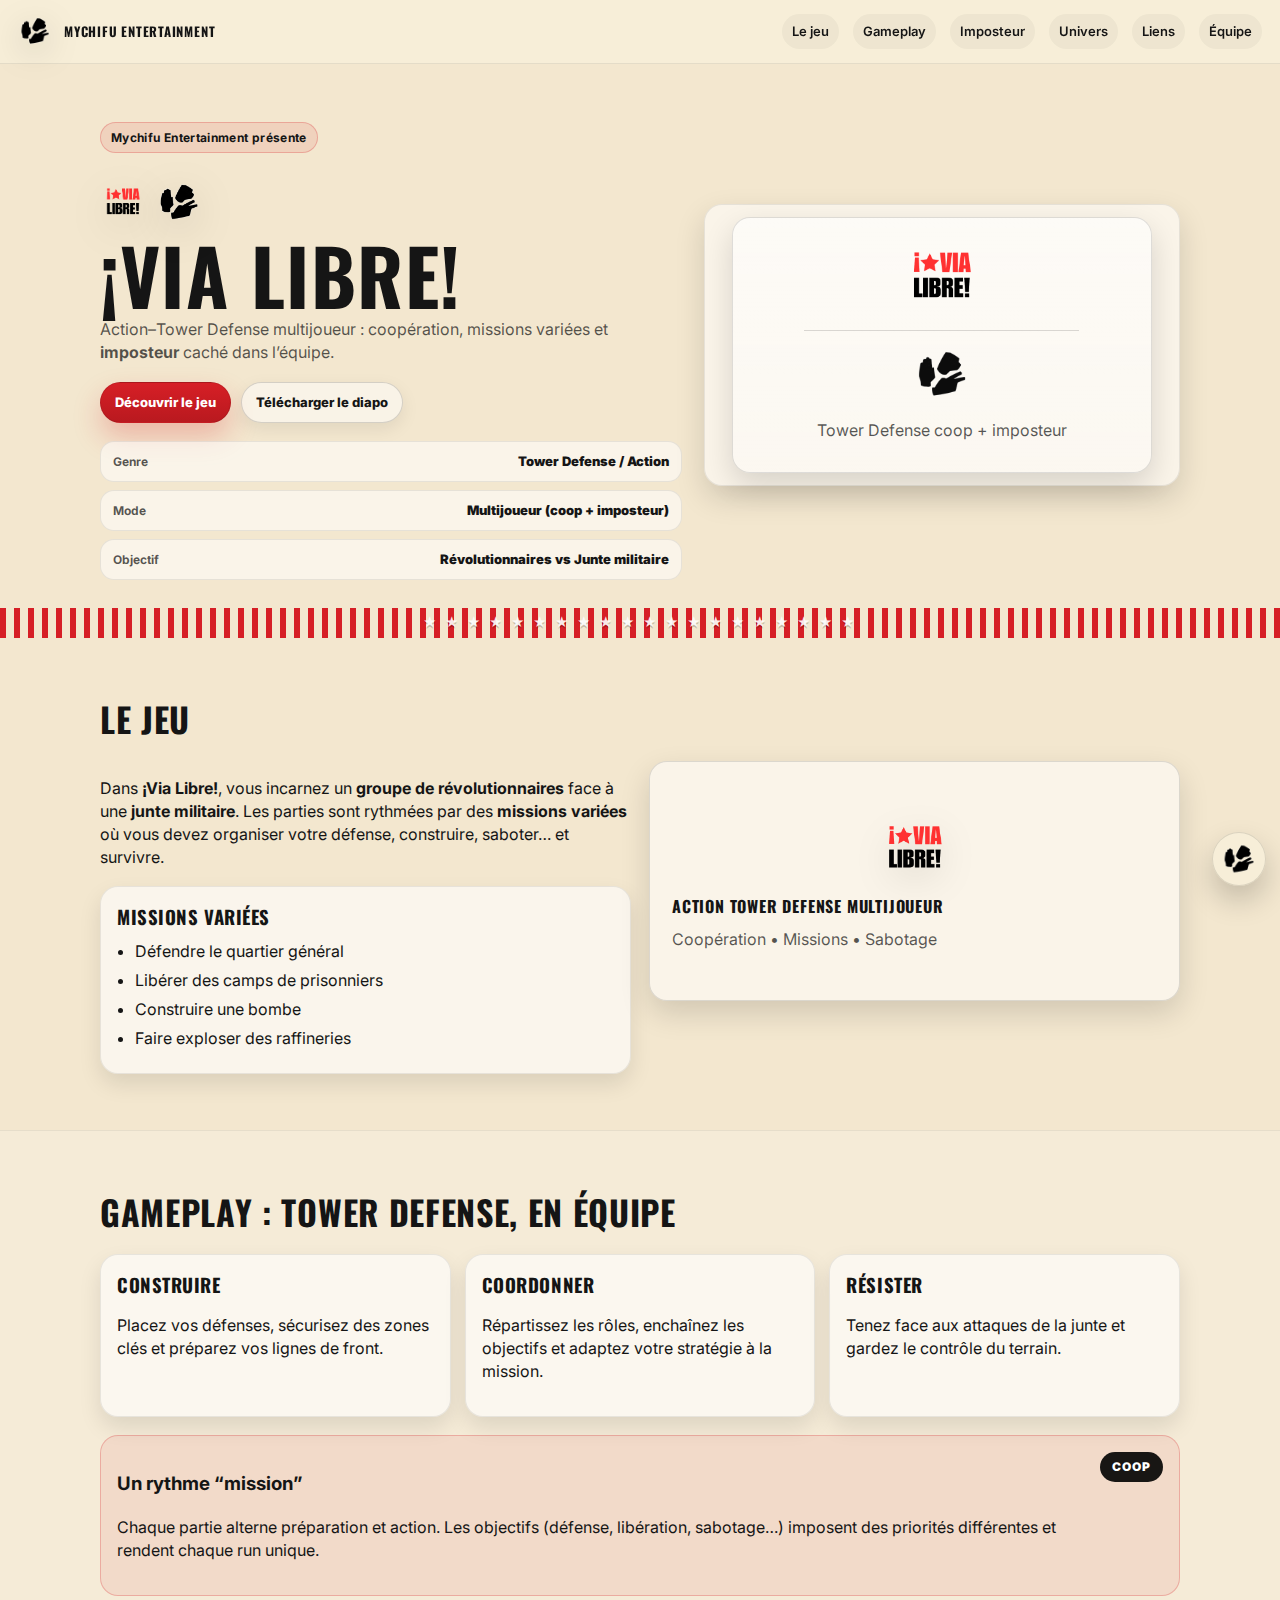
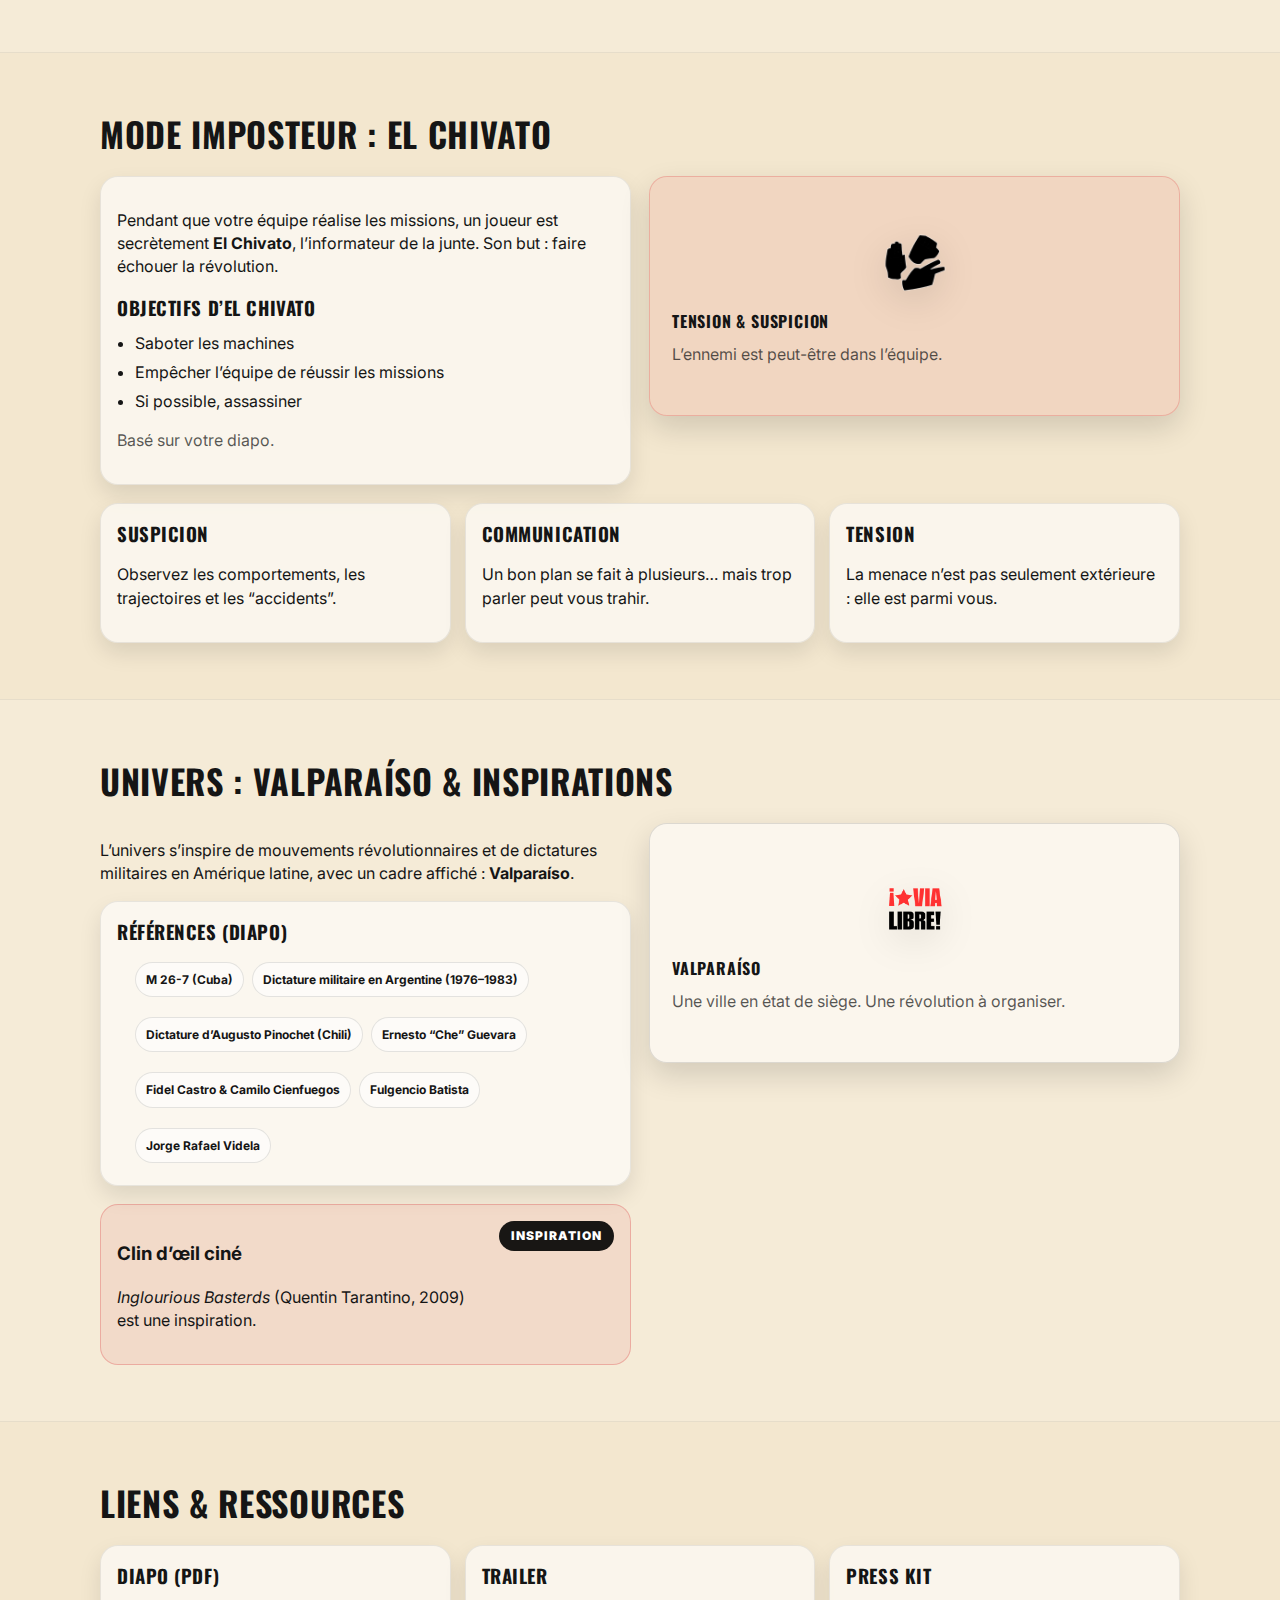
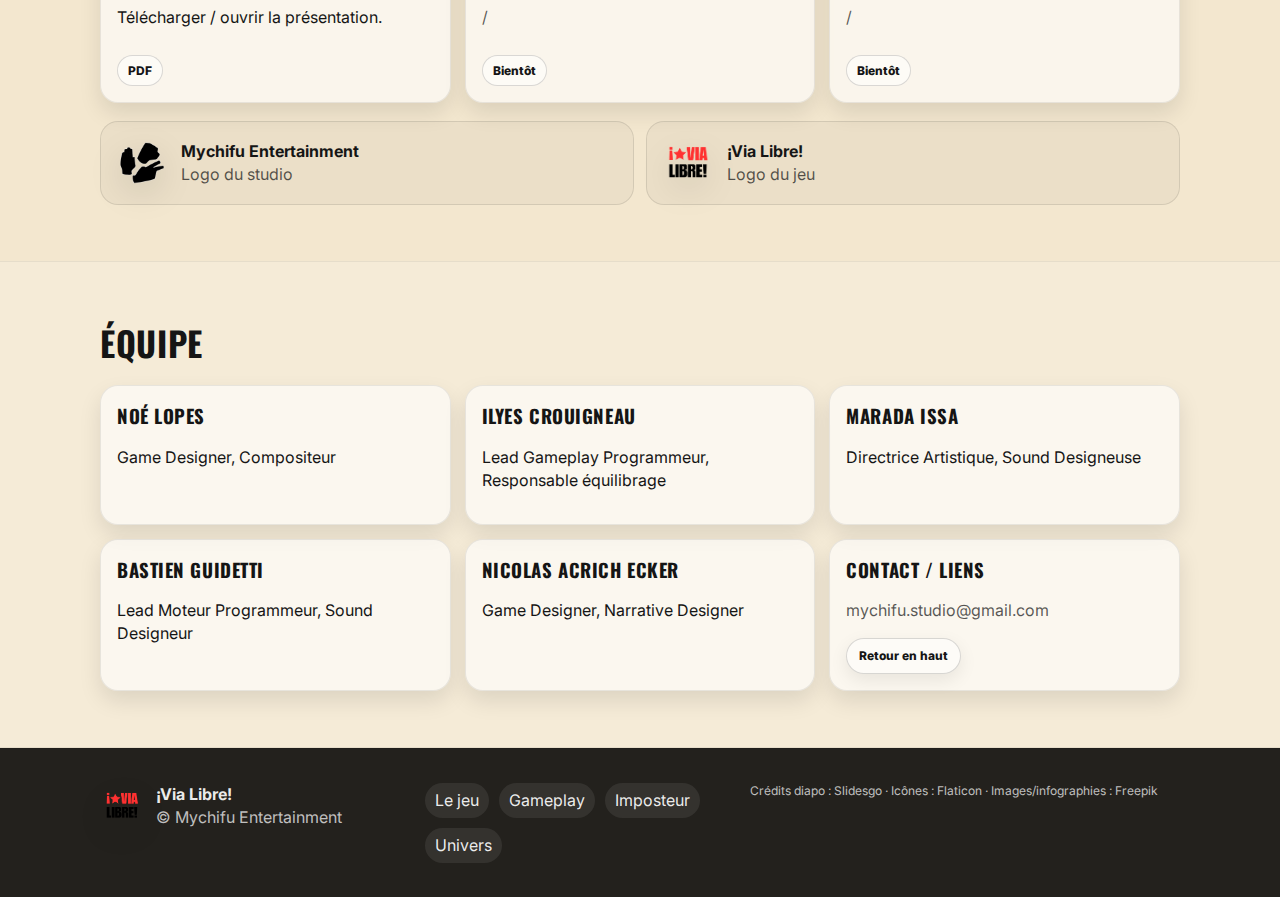
<file: index.html>
<!doctype html>
<html lang="fr">
<head>
  <meta charset="utf-8" />
  <meta name="viewport" content="width=device-width,initial-scale=1" />
  <title>¡Via Libre! — Mychifu Entertainment</title>
  <meta name="description" content="¡Via Libre! — Action Tower Defense multijoueur avec coopération, imposteur et missions variées." />

  <link rel="icon" type="image/png" href="assets/game_logo.png" />

  <link rel="preconnect" href="https://fonts.googleapis.com">
  <link rel="preconnect" href="https://fonts.gstatic.com" crossorigin>
  <link href="https://fonts.googleapis.com/css2?family=Oswald:wght@400;600;700&family=Inter:wght@400;500;600&display=swap" rel="stylesheet">
  <link rel="stylesheet" href="styles.css" />
</head>
<body>
  <header class="topbar">
    <a class="brand" href="#top" aria-label="Retour en haut">
      <img class="brand-logo" src="assets/studio_logo.png" alt="Mychifu Entertainment — logo du studio">
      <span class="brand-name">MYCHIFU ENTERTAINMENT</span>
    </a>

    <button class="nav-toggle" aria-label="Ouvrir le menu" aria-expanded="false">
      <span></span><span></span><span></span>
    </button>

    <nav class="nav" aria-label="Navigation principale">
      <a href="#jeu">Le jeu</a>
      <a href="#gameplay">Gameplay</a>
      <a href="#imposteur">Imposteur</a>
      <a href="#univers">Univers</a>
      <a href="#media">Liens</a>
      <a href="#equipe">Équipe</a>
    </nav>
  </header>

  <main id="top">
    <!-- HERO -->
    <section class="hero">
      <div class="hero-grid">
        <div class="hero-copy">
          <p class="kicker">Mychifu Entertainment présente</p>

          <div class="hero-logos" aria-label="Logos">
            <img src="assets/game_logo.png" alt="Logo du jeu ¡Via Libre!" loading="eager">
            <img src="assets/studio_logo.png" alt="Logo du studio Mychifu Entertainment" loading="eager">
          </div>

          <h1 class="title">¡Via Libre!</h1>
          <p class="subtitle">
            Action–Tower Defense multijoueur : coopération, missions variées et <strong>imposteur</strong>
            caché dans l’équipe.
          </p>

          <div class="cta-row">
            <a class="btn primary" href="#jeu">Découvrir le jeu</a>
            <a class="btn" href="#media">Télécharger le diapo</a>
          </div>

          <ul class="quickfacts" aria-label="Points clés">
            <li><span>Genre</span><strong>Tower Defense / Action</strong></li>
            <li><span>Mode</span><strong>Multijoueur (coop + imposteur)</strong></li>
            <li><span>Objectif</span><strong>Révolutionnaires vs Junte militaire</strong></li>
          </ul>
        </div>

        <aside class="hero-art" aria-label="Badge du jeu">
          <div class="stamp">
            <img class="stamp-game" src="assets/game_logo.png" alt="">
            <div class="stamp-line"></div>
            <img class="stamp-studio" src="assets/studio_logo.png" alt="">
            <p class="muted">Tower Defense coop + imposteur</p>
          </div>
        </aside>
      </div>

      <div class="star-band" aria-hidden="true"></div>
    </section>

    <!-- LE JEU -->
    <section id="jeu" class="section">
      <div class="container">
        <h2>Le jeu</h2>
        <div class="two-col">
          <div>
            <p>
              Dans <strong>¡Via Libre!</strong>, vous incarnez un <strong>groupe de révolutionnaires</strong> face à une
              <strong>junte militaire</strong>. Les parties sont rythmées par des <strong>missions variées</strong> où vous devez
              organiser votre défense, construire, saboter… et survivre.
            </p>

            <div class="card">
              <h3>Missions variées</h3>
              <ul>
                <li>Défendre le quartier général</li>
                <li>Libérer des camps de prisonniers</li>
                <li>Construire une bombe</li>
                <li>Faire exploser des raffineries</li>
              </ul>
            </div>
          </div>

          <div class="poster-card">
            <img class="poster-logo" src="assets/game_logo.png" alt="Logo ¡Via Libre!">
            <p class="poster-kicker">Action Tower Defense multijoueur</p>
            <p class="poster-muted">Coopération • Missions • Sabotage</p>
          </div>
        </div>
      </div>
    </section>

    <!-- GAMEPLAY -->
    <section id="gameplay" class="section alt">
      <div class="container">
        <h2>Gameplay : Tower Defense, en équipe</h2>
        <div class="grid-3">
          <div class="card">
            <h3>Construire</h3>
            <p>Placez vos défenses, sécurisez des zones clés et préparez vos lignes de front.</p>
          </div>
          <div class="card">
            <h3>Coordonner</h3>
            <p>Répartissez les rôles, enchaînez les objectifs et adaptez votre stratégie à la mission.</p>
          </div>
          <div class="card">
            <h3>Résister</h3>
            <p>Tenez face aux attaques de la junte et gardez le contrôle du terrain.</p>
          </div>
        </div>

        <div class="callout">
          <div>
            <h3>Un rythme “mission”</h3>
            <p>
              Chaque partie alterne préparation et action. Les objectifs (défense, libération, sabotage…)
              imposent des priorités différentes et rendent chaque run unique.
            </p>
          </div>
          <span class="badge">COOP</span>
        </div>
      </div>
    </section>

    <!-- IMPOSTEUR -->
    <section id="imposteur" class="section">
      <div class="container">
        <h2>Mode imposteur : El Chivato</h2>
        <div class="two-col">
          <div class="card">
            <p>
              Pendant que votre équipe réalise les missions, un joueur est secrètement <strong>El Chivato</strong>,
              l’informateur de la junte. Son but : faire échouer la révolution.
            </p>
            <h3>Objectifs d’El Chivato</h3>
            <ul>
              <li>Saboter les machines</li>
              <li>Empêcher l’équipe de réussir les missions</li>
              <li>Si possible, assassiner</li>
            </ul>
            <p class="muted">Basé sur votre diapo.</p>
          </div>

          <div class="poster-card alt-poster">
            <img class="poster-logo" src="assets/studio_logo.png" alt="Logo studio">
            <p class="poster-kicker">Tension & suspicion</p>
            <p class="poster-muted">L’ennemi est peut-être dans l’équipe.</p>
          </div>
        </div>

        <div class="grid-3" style="margin-top: 18px;">
          <div class="card">
            <h3>Suspicion</h3>
            <p>Observez les comportements, les trajectoires et les “accidents”.</p>
          </div>
          <div class="card">
            <h3>Communication</h3>
            <p>Un bon plan se fait à plusieurs… mais trop parler peut vous trahir.</p>
          </div>
          <div class="card">
            <h3>Tension</h3>
            <p>La menace n’est pas seulement extérieure : elle est parmi vous.</p>
          </div>
        </div>
      </div>
    </section>

    <!-- UNIVERS -->
    <section id="univers" class="section alt">
      <div class="container">
        <h2>Univers : Valparaíso & inspirations</h2>

        <div class="two-col">
          <div>
            <p>
              L’univers s’inspire de mouvements révolutionnaires et de dictatures militaires en Amérique latine,
              avec un cadre affiché : <strong>Valparaíso</strong>.
            </p>

            <div class="card">
              <h3>Références (diapo)</h3>
              <ul class="tags" aria-label="Liste de références">
                <li>M 26-7 (Cuba)</li>
                <li>Dictature militaire en Argentine (1976–1983)</li>
                <li>Dictature d’Augusto Pinochet (Chili)</li>
                <li>Ernesto “Che” Guevara</li>
                <li>Fidel Castro &amp; Camilo Cienfuegos</li>
                <li>Fulgencio Batista</li>
                <li>Jorge Rafael Videla</li>
              </ul>
            </div>

            <div class="callout">
              <div>
                <h3>Clin d’œil ciné</h3>
                <p>
                  <em>Inglourious Basterds</em> (Quentin Tarantino, 2009) est une inspiration.
                </p>
              </div>
              <span class="badge">INSPIRATION</span>
            </div>
          </div>

          <div class="poster-card">
            <img class="poster-logo" src="assets/game_logo.png" alt="Logo ¡Via Libre!">
            <p class="poster-kicker">Valparaíso</p>
            <p class="poster-muted">Une ville en état de siège. Une révolution à organiser.</p>
          </div>
        </div>
      </div>
    </section>

    <!-- LIENS -->
    <section id="media" class="section">
      <div class="container">
        <h2>Liens & ressources</h2>
        <p class="muted"> </p>

        <div class="grid-3">
          <a class="card linkcard" href="assets/via_libre_diapo.pdf" target="_blank" rel="noreferrer">
            <h3>Diapo (PDF)</h3>
            <p>Télécharger / ouvrir la présentation.</p>
            <span class="chip">PDF</span>
          </a>

          <div class="card linkcard">
            <h3>Trailer</h3>
            <p class="muted">/</p>
            <span class="chip">Bientôt</span>
          </div>

          <div class="card linkcard">
            <h3>Press kit</h3>
            <p class="muted">/</p>
            <span class="chip">Bientôt</span>
          </div>
        </div>

        <div class="logo-row" aria-label="Logos">
          <div class="logo-tile">
            <img src="assets/studio_logo.png" alt="Logo Mychifu Entertainment">
            <div>
              <strong>Mychifu Entertainment</strong>
              <div class="muted">Logo du studio</div>
            </div>
          </div>
          <div class="logo-tile">
            <img src="assets/game_logo.png" alt="Logo ¡Via Libre!">
            <div>
              <strong>¡Via Libre!</strong>
              <div class="muted">Logo du jeu</div>
            </div>
          </div>
        </div>
      </div>
    </section>

    <!-- EQUIPE -->
    <section id="equipe" class="section alt">
      <div class="container">
        <h2>Équipe</h2>
        <div class="grid-3">
          <div class="card">
            <h3>Noé Lopes</h3>
            <p>Game Designer, Compositeur</p>
          </div>
          <div class="card">
            <h3>Ilyes Crouigneau</h3>
            <p>Lead Gameplay Programmeur, Responsable équilibrage</p>
          </div>
          <div class="card">
            <h3>Marada Issa</h3>
            <p>Directrice Artistique, Sound Designeuse</p>
          </div>
          <div class="card">
            <h3>Bastien Guidetti</h3>
            <p>Lead Moteur Programmeur, Sound Designeur</p>
          </div>
          <div class="card">
            <h3>Nicolas Acrich Ecker</h3>
            <p>Game Designer, Narrative Designer</p>
          </div>
          <div class="card">
            <h3>Contact / liens</h3>
            <p class="muted"><a href="mailto:mychifu.studio@gmail.com">mychifu.studio@gmail.com</a></p>
            <a class="btn small" href="#top">Retour en haut</a>
          </div>
        </div>
      </div>
    </section>

    <!-- FOOTER -->
    <footer class="footer">
      <div class="container footer-grid">
        <div class="footer-brand">
          <img src="assets/game_logo.png" alt="" aria-hidden="true">
          <div>
            <strong>¡Via Libre!</strong><br/>
            <span class="muted">© Mychifu Entertainment</span>
          </div>
        </div>

        <div class="footer-links">
          <a href="#jeu">Le jeu</a>
          <a href="#gameplay">Gameplay</a>
          <a href="#imposteur">Imposteur</a>
          <a href="#univers">Univers</a>
        </div>

        <div class="fineprint muted">
          <div>Crédits diapo : Slidesgo · Icônes : Flaticon · Images/infographies : Freepik</div>
        </div>
      </div>
    </footer>
  </main>

  <div class="corner-badge" aria-hidden="true">
    <img src="assets/studio_logo.png" alt="">
  </div>

  <script src="script.js"></script>
</body>
</html>
</file>
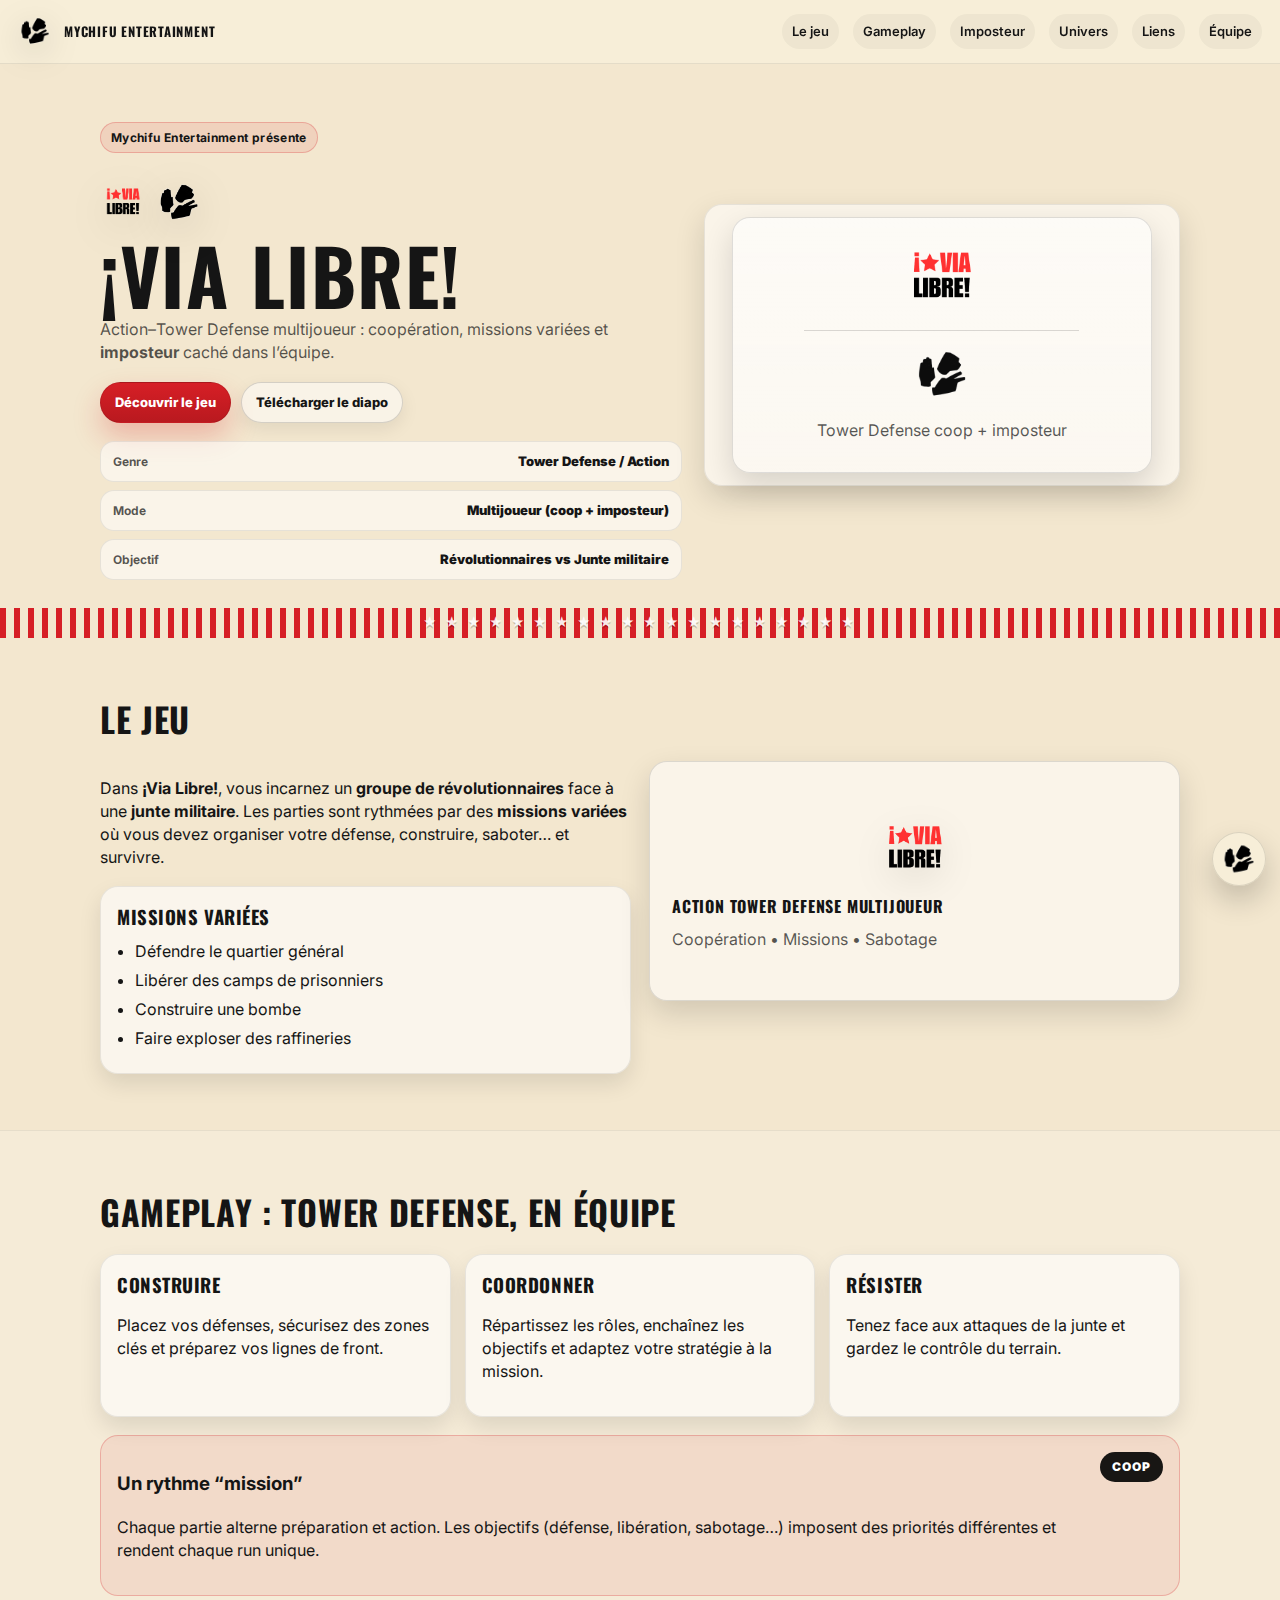
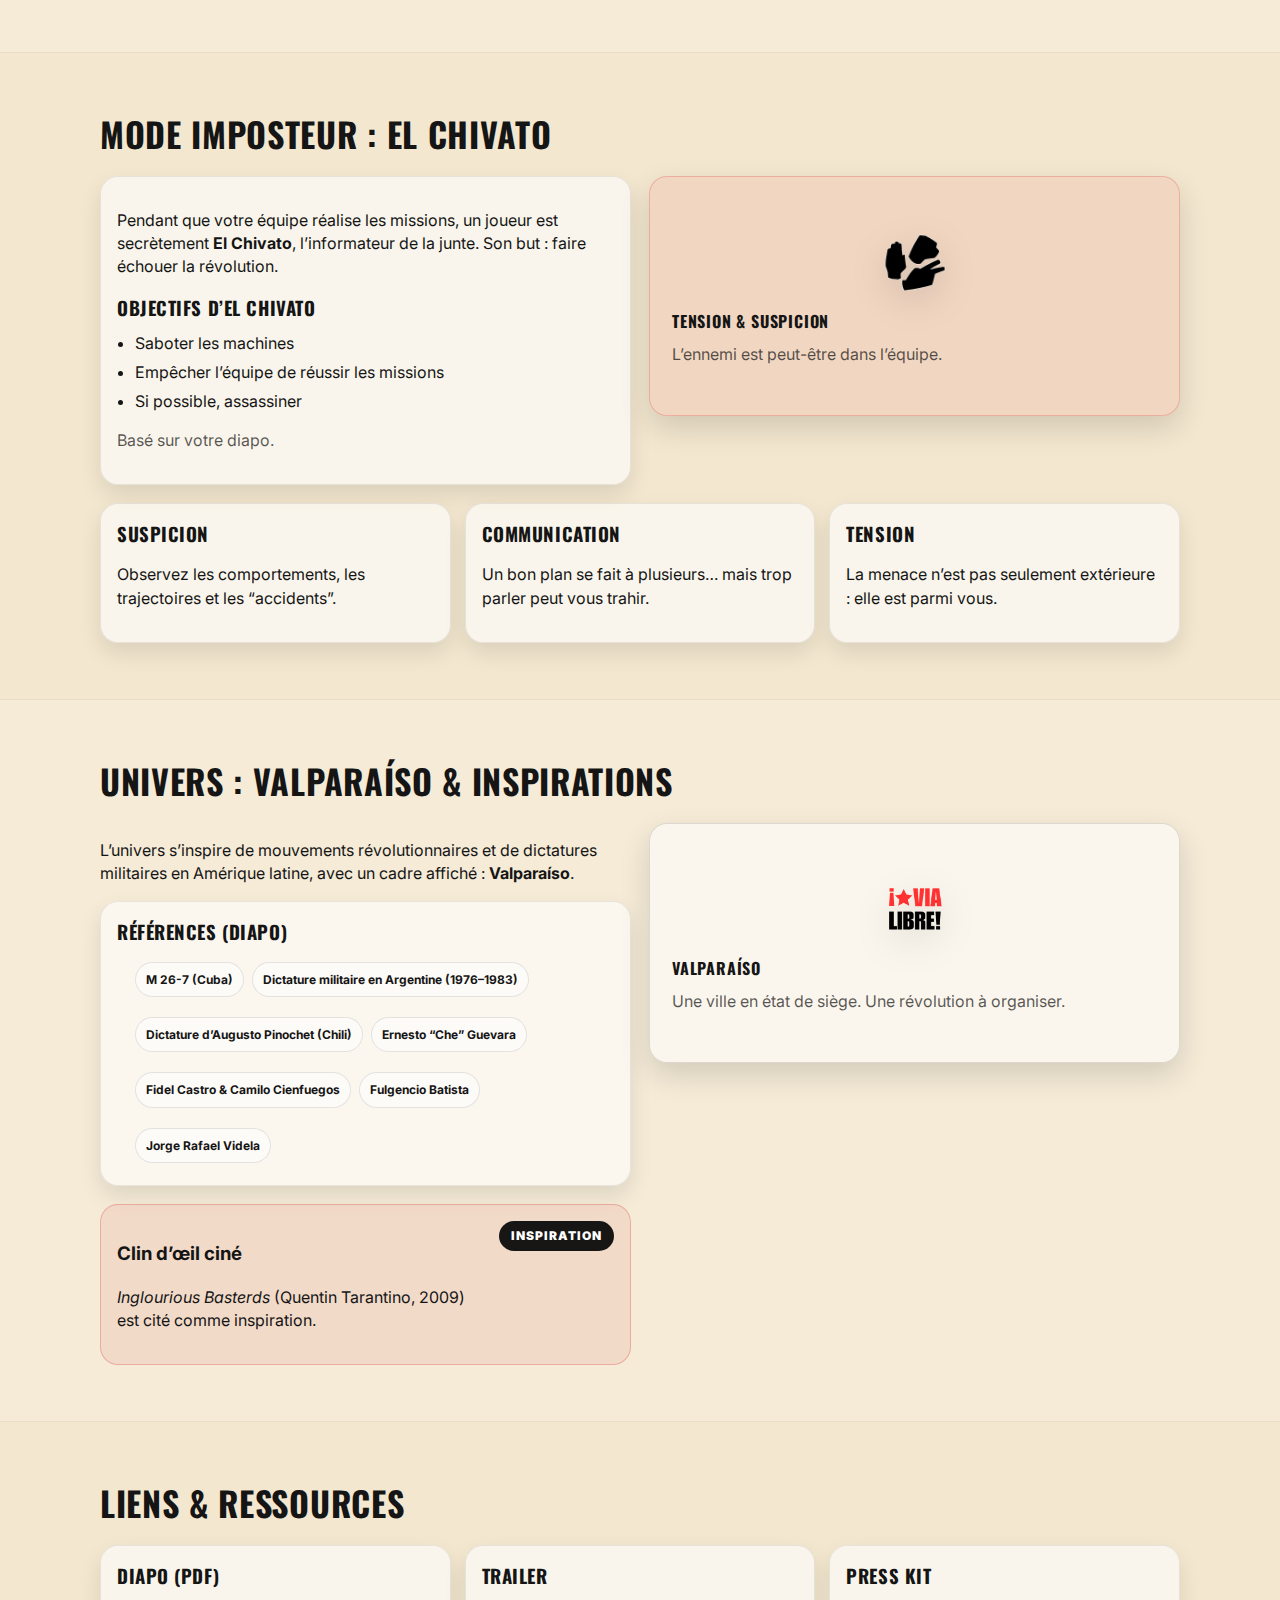
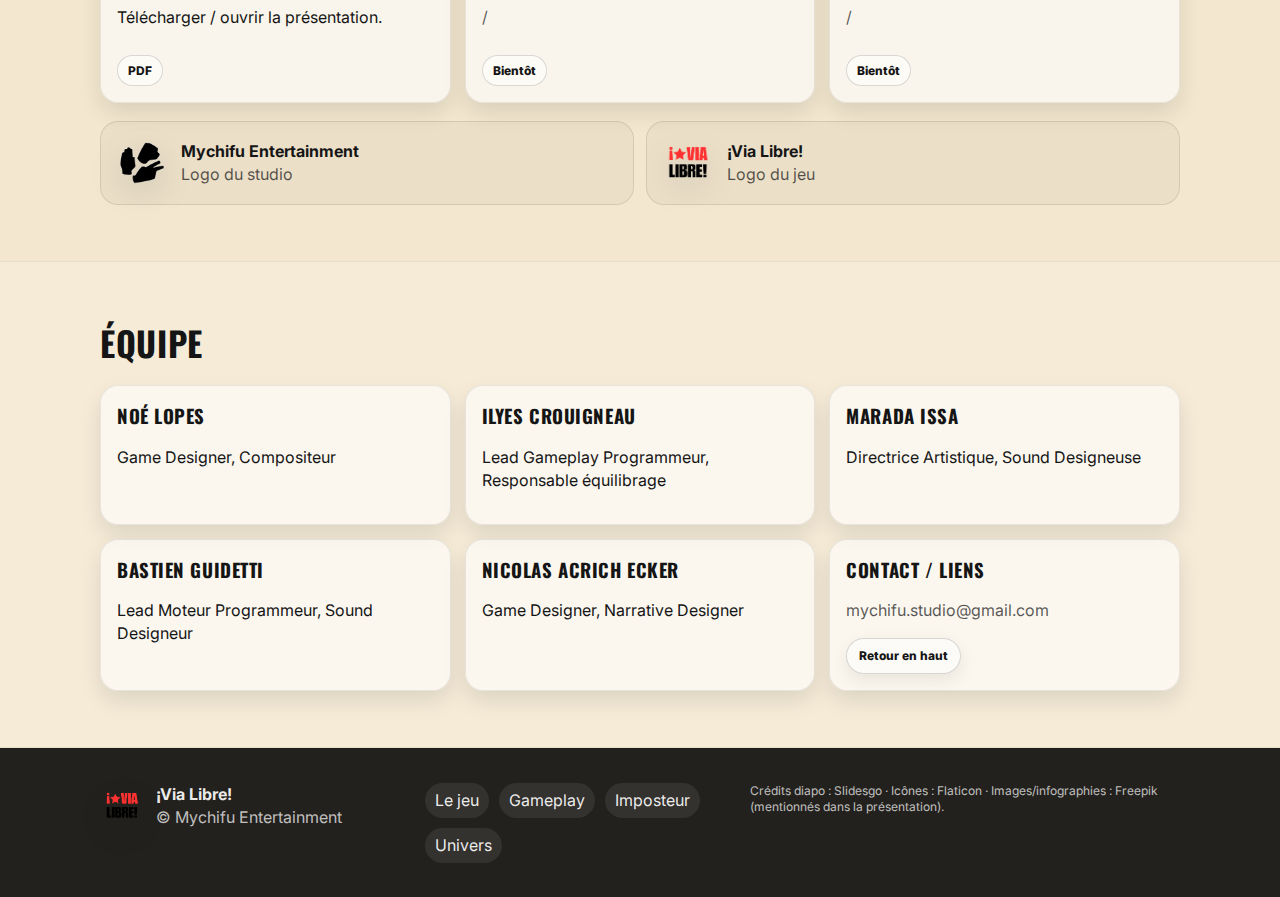
<file: docs/index.html>
<!doctype html>
<html lang="fr">
<head>
  <meta charset="utf-8" />
  <meta name="viewport" content="width=device-width,initial-scale=1" />
  <title>¡Via Libre! — Mychifu Entertainment</title>
  <meta name="description" content="¡Via Libre! — Action Tower Defense multijoueur avec coopération, imposteur et missions variées." />

  <link rel="icon" type="image/png" href="assets/game_logo.png" />

  <link rel="preconnect" href="https://fonts.googleapis.com">
  <link rel="preconnect" href="https://fonts.gstatic.com" crossorigin>
  <link href="https://fonts.googleapis.com/css2?family=Oswald:wght@400;600;700&family=Inter:wght@400;500;600&display=swap" rel="stylesheet">
  <link rel="stylesheet" href="styles.css" />
</head>
<body>
  <header class="topbar">
    <a class="brand" href="#top" aria-label="Retour en haut">
      <img class="brand-logo" src="assets/studio_logo.png" alt="Mychifu Entertainment — logo du studio">
      <span class="brand-name">MYCHIFU ENTERTAINMENT</span>
    </a>

    <button class="nav-toggle" aria-label="Ouvrir le menu" aria-expanded="false">
      <span></span><span></span><span></span>
    </button>

    <nav class="nav" aria-label="Navigation principale">
      <a href="#jeu">Le jeu</a>
      <a href="#gameplay">Gameplay</a>
      <a href="#imposteur">Imposteur</a>
      <a href="#univers">Univers</a>
      <a href="#media">Liens</a>
      <a href="#equipe">Équipe</a>
    </nav>
  </header>

  <main id="top">
    <!-- HERO -->
    <section class="hero">
      <div class="hero-grid">
        <div class="hero-copy">
          <p class="kicker">Mychifu Entertainment présente</p>

          <div class="hero-logos" aria-label="Logos">
            <img src="assets/game_logo.png" alt="Logo du jeu ¡Via Libre!" loading="eager">
            <img src="assets/studio_logo.png" alt="Logo du studio Mychifu Entertainment" loading="eager">
          </div>

          <h1 class="title">¡Via Libre!</h1>
          <p class="subtitle">
            Action–Tower Defense multijoueur : coopération, missions variées et <strong>imposteur</strong>
            caché dans l’équipe.
          </p>

          <div class="cta-row">
            <a class="btn primary" href="#jeu">Découvrir le jeu</a>
            <a class="btn" href="#media">Télécharger le diapo</a>
          </div>

          <ul class="quickfacts" aria-label="Points clés">
            <li><span>Genre</span><strong>Tower Defense / Action</strong></li>
            <li><span>Mode</span><strong>Multijoueur (coop + imposteur)</strong></li>
            <li><span>Objectif</span><strong>Révolutionnaires vs Junte militaire</strong></li>
          </ul>
        </div>

        <aside class="hero-art" aria-label="Badge du jeu">
          <div class="stamp">
            <img class="stamp-game" src="assets/game_logo.png" alt="">
            <div class="stamp-line"></div>
            <img class="stamp-studio" src="assets/studio_logo.png" alt="">
            <p class="muted">Tower Defense coop + imposteur</p>
          </div>
        </aside>
      </div>

      <div class="star-band" aria-hidden="true"></div>
    </section>

    <!-- LE JEU -->
    <section id="jeu" class="section">
      <div class="container">
        <h2>Le jeu</h2>
        <div class="two-col">
          <div>
            <p>
              Dans <strong>¡Via Libre!</strong>, vous incarnez un <strong>groupe de révolutionnaires</strong> face à une
              <strong>junte militaire</strong>. Les parties sont rythmées par des <strong>missions variées</strong> où vous devez
              organiser votre défense, construire, saboter… et survivre.
            </p>

            <div class="card">
              <h3>Missions variées</h3>
              <ul>
                <li>Défendre le quartier général</li>
                <li>Libérer des camps de prisonniers</li>
                <li>Construire une bombe</li>
                <li>Faire exploser des raffineries</li>
              </ul>
            </div>
          </div>

          <div class="poster-card">
            <img class="poster-logo" src="assets/game_logo.png" alt="Logo ¡Via Libre!">
            <p class="poster-kicker">Action Tower Defense multijoueur</p>
            <p class="poster-muted">Coopération • Missions • Sabotage</p>
          </div>
        </div>
      </div>
    </section>

    <!-- GAMEPLAY -->
    <section id="gameplay" class="section alt">
      <div class="container">
        <h2>Gameplay : Tower Defense, en équipe</h2>
        <div class="grid-3">
          <div class="card">
            <h3>Construire</h3>
            <p>Placez vos défenses, sécurisez des zones clés et préparez vos lignes de front.</p>
          </div>
          <div class="card">
            <h3>Coordonner</h3>
            <p>Répartissez les rôles, enchaînez les objectifs et adaptez votre stratégie à la mission.</p>
          </div>
          <div class="card">
            <h3>Résister</h3>
            <p>Tenez face aux attaques de la junte et gardez le contrôle du terrain.</p>
          </div>
        </div>

        <div class="callout">
          <div>
            <h3>Un rythme “mission”</h3>
            <p>
              Chaque partie alterne préparation et action. Les objectifs (défense, libération, sabotage…)
              imposent des priorités différentes et rendent chaque run unique.
            </p>
          </div>
          <span class="badge">COOP</span>
        </div>
      </div>
    </section>

    <!-- IMPOSTEUR -->
    <section id="imposteur" class="section">
      <div class="container">
        <h2>Mode imposteur : El Chivato</h2>
        <div class="two-col">
          <div class="card">
            <p>
              Pendant que votre équipe réalise les missions, un joueur est secrètement <strong>El Chivato</strong>,
              l’informateur de la junte. Son but : faire échouer la révolution.
            </p>
            <h3>Objectifs d’El Chivato</h3>
            <ul>
              <li>Saboter les machines</li>
              <li>Empêcher l’équipe de réussir les missions</li>
              <li>Si possible, assassiner</li>
            </ul>
            <p class="muted">Basé sur votre diapo.</p>
          </div>

          <div class="poster-card alt-poster">
            <img class="poster-logo" src="assets/studio_logo.png" alt="Logo studio">
            <p class="poster-kicker">Tension & suspicion</p>
            <p class="poster-muted">L’ennemi est peut-être dans l’équipe.</p>
          </div>
        </div>

        <div class="grid-3" style="margin-top: 18px;">
          <div class="card">
            <h3>Suspicion</h3>
            <p>Observez les comportements, les trajectoires et les “accidents”.</p>
          </div>
          <div class="card">
            <h3>Communication</h3>
            <p>Un bon plan se fait à plusieurs… mais trop parler peut vous trahir.</p>
          </div>
          <div class="card">
            <h3>Tension</h3>
            <p>La menace n’est pas seulement extérieure : elle est parmi vous.</p>
          </div>
        </div>
      </div>
    </section>

    <!-- UNIVERS -->
    <section id="univers" class="section alt">
      <div class="container">
        <h2>Univers : Valparaíso & inspirations</h2>

        <div class="two-col">
          <div>
            <p>
              L’univers s’inspire de mouvements révolutionnaires et de dictatures militaires en Amérique latine,
              avec un cadre affiché : <strong>Valparaíso</strong>.
            </p>

            <div class="card">
              <h3>Références (diapo)</h3>
              <ul class="tags" aria-label="Liste de références">
                <li>M 26-7 (Cuba)</li>
                <li>Dictature militaire en Argentine (1976–1983)</li>
                <li>Dictature d’Augusto Pinochet (Chili)</li>
                <li>Ernesto “Che” Guevara</li>
                <li>Fidel Castro &amp; Camilo Cienfuegos</li>
                <li>Fulgencio Batista</li>
                <li>Jorge Rafael Videla</li>
              </ul>
            </div>

            <div class="callout">
              <div>
                <h3>Clin d’œil ciné</h3>
                <p>
                  <em>Inglourious Basterds</em> (Quentin Tarantino, 2009) est cité comme inspiration.
                </p>
              </div>
              <span class="badge">INSPIRATION</span>
            </div>
          </div>

          <div class="poster-card">
            <img class="poster-logo" src="assets/game_logo.png" alt="Logo ¡Via Libre!">
            <p class="poster-kicker">Valparaíso</p>
            <p class="poster-muted">Une ville en état de siège. Une révolution à organiser.</p>
          </div>
        </div>
      </div>
    </section>

    <!-- LIENS -->
    <section id="media" class="section">
      <div class="container">
        <h2>Liens & ressources</h2>
        <p class="muted"> </p>

        <div class="grid-3">
          <a class="card linkcard" href="assets/via_libre_diapo.pdf" target="_blank" rel="noreferrer">
            <h3>Diapo (PDF)</h3>
            <p>Télécharger / ouvrir la présentation.</p>
            <span class="chip">PDF</span>
          </a>

          <div class="card linkcard">
            <h3>Trailer</h3>
            <p class="muted">/</p>
            <span class="chip">Bientôt</span>
          </div>

          <div class="card linkcard">
            <h3>Press kit</h3>
            <p class="muted">/</p>
            <span class="chip">Bientôt</span>
          </div>
        </div>

        <div class="logo-row" aria-label="Logos">
          <div class="logo-tile">
            <img src="assets/studio_logo.png" alt="Logo Mychifu Entertainment">
            <div>
              <strong>Mychifu Entertainment</strong>
              <div class="muted">Logo du studio</div>
            </div>
          </div>
          <div class="logo-tile">
            <img src="assets/game_logo.png" alt="Logo ¡Via Libre!">
            <div>
              <strong>¡Via Libre!</strong>
              <div class="muted">Logo du jeu</div>
            </div>
          </div>
        </div>
      </div>
    </section>

    <!-- EQUIPE -->
    <section id="equipe" class="section alt">
      <div class="container">
        <h2>Équipe</h2>
        <div class="grid-3">
          <div class="card">
            <h3>Noé Lopes</h3>
            <p>Game Designer, Compositeur</p>
          </div>
          <div class="card">
            <h3>Ilyes Crouigneau</h3>
            <p>Lead Gameplay Programmeur, Responsable équilibrage</p>
          </div>
          <div class="card">
            <h3>Marada Issa</h3>
            <p>Directrice Artistique, Sound Designeuse</p>
          </div>
          <div class="card">
            <h3>Bastien Guidetti</h3>
            <p>Lead Moteur Programmeur, Sound Designeur</p>
          </div>
          <div class="card">
            <h3>Nicolas Acrich Ecker</h3>
            <p>Game Designer, Narrative Designer</p>
          </div>
          <div class="card">
            <h3>Contact / liens</h3>
            <p class="muted"><a href="mailto:mychifu.studio@gmail.com">mychifu.studio@gmail.com</a></p>
            <a class="btn small" href="#top">Retour en haut</a>
          </div>
        </div>
      </div>
    </section>

    <!-- FOOTER -->
    <footer class="footer">
      <div class="container footer-grid">
        <div class="footer-brand">
          <img src="assets/game_logo.png" alt="" aria-hidden="true">
          <div>
            <strong>¡Via Libre!</strong><br/>
            <span class="muted">© Mychifu Entertainment</span>
          </div>
        </div>

        <div class="footer-links">
          <a href="#jeu">Le jeu</a>
          <a href="#gameplay">Gameplay</a>
          <a href="#imposteur">Imposteur</a>
          <a href="#univers">Univers</a>
        </div>

        <div class="fineprint muted">
          <div>Crédits diapo : Slidesgo · Icônes : Flaticon · Images/infographies : Freepik (mentionnés dans la présentation).</div>
        </div>
      </div>
    </footer>
  </main>

  <div class="corner-badge" aria-hidden="true">
    <img src="assets/studio_logo.png" alt="">
  </div>

  <script src="script.js"></script>
</body>
</html>
</file>
<file: styles.css>
/* ¡Via Libre! — one-page site
   Style: affiche révolutionnaire (rouge / crème / noir), inspiré du diapo.
*/

:root{
  --bg: #f3e7cf;
  --paper: #f7efd9;
  --ink: #151515;
  --muted: rgba(21,21,21,.72);
  --red: #d61f26;
  --red2:#b9191f;
  --shadow: 0 12px 30px rgba(0,0,0,.14);
  --radius: 18px;
  --max: 1080px;
}

*{ box-sizing: border-box; }
html,body{ margin:0; padding:0; background: var(--bg); color: var(--ink); }
body{ font-family: Inter, system-ui, -apple-system, Segoe UI, Roboto, Arial, sans-serif; line-height: 1.45; }

a{ color: inherit; text-decoration: none; }
a:hover{ text-decoration: underline; }

.container{ width: min(var(--max), calc(100% - 40px)); margin: 0 auto; }

.topbar{
  position: sticky; top: 0; z-index: 50;
  display:flex; align-items:center; justify-content: space-between;
  padding: 14px 18px;
  background: rgba(247,239,217,.92);
  backdrop-filter: blur(10px);
  border-bottom: 1px solid rgba(0,0,0,.08);
}

.brand{ display:flex; align-items:center; gap:12px; text-decoration:none; }
.brand-logo{ width:34px; height:34px; object-fit:contain; filter: drop-shadow(0 8px 16px rgba(0,0,0,.18)); }
.brand-mark{
  width: 34px; height: 34px; display:grid; place-items:center;
  border-radius: 999px;
  background: var(--red);
  color: #fff;
  box-shadow: 0 8px 16px rgba(214,31,38,.25);
  font-weight: 800;
}
.brand-name{
  font-family: Oswald, Inter, sans-serif;
  letter-spacing: .06em;
  font-weight: 700;
  font-size: 13px;
}

.nav{ display:flex; gap: 14px; align-items:center; }
.nav a{
  padding: 8px 10px;
  border-radius: 999px;
  font-weight: 600;
  font-size: 13px;
  background: rgba(0,0,0,.04);
}
.nav a:hover{ background: rgba(0,0,0,.07); text-decoration:none; }

.nav-toggle{
  display:none;
  width: 44px; height: 40px;
  border: 1px solid rgba(0,0,0,.10);
  background: rgba(255,255,255,.55);
  border-radius: 12px;
  cursor: pointer;
}
.nav-toggle span{
  display:block; height:2px; width: 18px; margin: 5px auto;
  background: rgba(0,0,0,.8);
}

/* Hero */
.hero{
  position: relative;
  padding: 46px 0 0;
}
.hero-grid{
  width: min(var(--max), calc(100% - 40px));
  margin: 0 auto;
  display:grid;
  grid-template-columns: 1.1fr .9fr;
  gap: 22px;
  align-items: center;
}
.kicker{
  display:inline-block;
  padding: 6px 10px;
  background: rgba(214,31,38,.10);
  border: 1px solid rgba(214,31,38,.25);
  border-radius: 999px;
  font-weight: 700;
  font-size: 12px;
  letter-spacing: .03em;
}
.title{
  font-family: Oswald, Inter, sans-serif;
  font-size: clamp(44px, 6vw, 78px);
  line-height: .92;
  margin: 14px 0 8px;
  text-transform: uppercase;
  letter-spacing: .02em;
}
.subtitle{
  font-size: 16px;
  color: var(--muted);
  max-width: 52ch;
  margin: 0 0 18px;
}
.cta-row{ display:flex; gap: 10px; flex-wrap: wrap; }

.btn{
  display:inline-flex; align-items:center; justify-content:center;
  padding: 10px 14px;
  border-radius: 999px;
  border: 1px solid rgba(0,0,0,.15);
  background: rgba(255,255,255,.50);
  font-weight: 800;
  font-size: 13px;
  text-decoration:none;
  box-shadow: 0 6px 18px rgba(0,0,0,.08);
}
.btn:hover{ transform: translateY(-1px); text-decoration:none; }
.btn:active{ transform: translateY(0); }
.btn.primary{
  background: linear-gradient(180deg, var(--red), var(--red2));
  color: #fff;
  border-color: rgba(0,0,0,.08);
  box-shadow: 0 14px 28px rgba(214,31,38,.25);
}
.btn.small{ padding: 8px 12px; font-size: 12px; }

.quickfacts{
  list-style:none; padding:0; margin: 18px 0 0;
  display:grid; gap: 8px;
}
.quickfacts li{
  display:flex; justify-content: space-between; align-items: center;
  padding: 10px 12px;
  border-radius: 14px;
  background: rgba(255,255,255,.55);
  border: 1px solid rgba(0,0,0,.08);
}
.quickfacts span{ color: var(--muted); font-weight: 700; font-size: 12px; }
.quickfacts strong{ font-weight: 900; font-size: 13px; }

.hero-art{
  margin: 0;
  padding: 12px;
  background: rgba(255,255,255,.55);
  border: 1px solid rgba(0,0,0,.08);
  border-radius: var(--radius);
  box-shadow: var(--shadow);
}
.hero-art img{
  width: 100%;
  display:block;
  border-radius: calc(var(--radius) - 8px);
}
.hero-art figcaption{
  margin-top: 8px;
  font-size: 12px;
  color: var(--muted);
}

.star-band{
  margin-top: 28px;
  height: 30px;
  background:
    linear-gradient(90deg, transparent 0 0),
    repeating-linear-gradient(90deg, var(--red) 0 6px, transparent 6px 14px);
  position: relative;
}
.star-band::after{
  content: "★ ★ ★ ★ ★ ★ ★ ★ ★ ★ ★ ★ ★ ★ ★ ★ ★ ★ ★ ★";
  position:absolute; inset:0;
  display:grid; place-items:center;
  color: rgba(255,255,255,.92);
  font-size: 13px;
  letter-spacing: 2px;
  text-shadow: 0 2px 0 rgba(0,0,0,.20);
}

/* Sections */
.section{ padding: 56px 0; }
.section.alt{ background: rgba(255,255,255,.18); border-top: 1px solid rgba(0,0,0,.06); border-bottom: 1px solid rgba(0,0,0,.06); }
.section h2{
  font-family: Oswald, Inter, sans-serif;
  text-transform: uppercase;
  letter-spacing: .02em;
  margin: 0 0 18px;
  font-size: 34px;
}
.muted{ color: var(--muted); }

.two-col{
  display:grid;
  grid-template-columns: 1fr 1fr;
  gap: 18px;
  align-items: start;
}

.card{
  background: rgba(255,255,255,.60);
  border: 1px solid rgba(0,0,0,.08);
  border-radius: var(--radius);
  padding: 16px 16px;
  box-shadow: 0 10px 22px rgba(0,0,0,.10);
}
.card h3{
  margin: 0 0 8px;
  font-family: Oswald, Inter, sans-serif;
  text-transform: uppercase;
  letter-spacing: .03em;
}
.card ul{ margin: 10px 0 0; padding-left: 18px; }
.card li{ margin: 6px 0; }

.media{
  margin:0;
  background: rgba(255,255,255,.55);
  border: 1px solid rgba(0,0,0,.08);
  border-radius: var(--radius);
  padding: 12px;
  box-shadow: var(--shadow);
}
.media img{
  width: 100%;
  display:block;
  border-radius: calc(var(--radius) - 8px);
}
.media figcaption{
  margin-top: 8px;
  font-size: 12px;
  color: var(--muted);
}

.grid-3{
  display:grid;
  grid-template-columns: repeat(3, 1fr);
  gap: 14px;
}

.callout{
  margin-top: 18px;
  padding: 16px 16px;
  border-radius: var(--radius);
  border: 1px solid rgba(214,31,38,.25);
  background: rgba(214,31,38,.08);
  display:flex; align-items:flex-start; justify-content: space-between;
  gap: 14px;
}
.badge{
  flex: none;
  display:inline-flex; align-items:center; justify-content:center;
  height: 30px; padding: 0 12px;
  border-radius: 999px;
  background: rgba(0,0,0,.90);
  color: #fff;
  font-weight: 900;
  font-size: 12px;
  letter-spacing: .08em;
}

.tags{
  list-style: none;
  padding: 0;
  margin: 0;
  display:flex;
  flex-wrap: wrap;
  gap: 8px;
}
.tags li{
  padding: 8px 10px;
  border-radius: 999px;
  border: 1px solid rgba(0,0,0,.10);
  background: rgba(255,255,255,.55);
  font-weight: 700;
  font-size: 12px;
}

/* Carousel */
.carousel{
  display:grid;
  grid-template-columns: 44px 1fr 44px;
  gap: 10px;
  align-items: center;
  margin: 16px 0 12px;
}
.carousel-viewport{
  background: rgba(255,255,255,.55);
  border: 1px solid rgba(0,0,0,.08);
  border-radius: var(--radius);
  padding: 12px;
  box-shadow: var(--shadow);
}
.carousel-viewport img{
  width: 100%;
  display:block;
  border-radius: calc(var(--radius) - 8px);
}
.carousel-btn{
  width: 44px; height: 44px;
  border-radius: 14px;
  border: 1px solid rgba(0,0,0,.12);
  background: rgba(255,255,255,.60);
  cursor: pointer;
  font-size: 26px;
  line-height: 1;
  box-shadow: 0 8px 16px rgba(0,0,0,.10);
}
.carousel-btn:hover{ transform: translateY(-1px); }
.carousel-btn:active{ transform: translateY(0); }

.thumbs{
  display:grid;
  grid-template-columns: repeat(6, 1fr);
  gap: 10px;
}
.thumb{
  border: 1px solid rgba(0,0,0,.10);
  background: rgba(255,255,255,.45);
  border-radius: 14px;
  padding: 6px;
  cursor: pointer;
  box-shadow: 0 6px 14px rgba(0,0,0,.08);
}
.thumb img{ width: 100%; display:block; border-radius: 10px; }
.thumb.is-active{ outline: 3px solid rgba(214,31,38,.55); }

/* Footer */
.footer{
  padding: 34px 0;
  border-top: 1px solid rgba(0,0,0,.08);
  background: rgba(0,0,0,.86);
  color: rgba(255,255,255,.92);
}
.footer-grid{
  display:grid;
  grid-template-columns: 1fr 1fr 1.4fr;
  gap: 18px;
  align-items: start;
}
.footer .muted{ color: rgba(255,255,255,.72); }
.footer-links{ display:flex; flex-wrap: wrap; gap: 10px; justify-content: flex-start; }
.footer-links a{ padding: 6px 10px; border-radius: 999px; background: rgba(255,255,255,.08); }
.footer-links a:hover{ background: rgba(255,255,255,.12); text-decoration:none; }
.fineprint{ font-size: 12px; line-height: 1.4; }

/* Responsive */
@media (max-width: 960px){
  .hero-grid{ grid-template-columns: 1fr; }
  .two-col{ grid-template-columns: 1fr; }
  .grid-3{ grid-template-columns: 1fr; }
  .thumbs{ grid-template-columns: repeat(3, 1fr); }
  .footer-grid{ grid-template-columns: 1fr; }
  .nav{ display:none; }
  .nav-toggle{ display:block; }
  .nav.is-open{
    position: absolute;
    top: 64px; right: 14px;
    display:flex;
    flex-direction: column;
    background: rgba(247,239,217,.98);
    border: 1px solid rgba(0,0,0,.10);
    border-radius: 16px;
    padding: 10px;
    box-shadow: var(--shadow);
    min-width: 210px;
  }
}


/* Logos & posters */
.hero-logos{
  display:flex;
  gap: 10px;
  align-items: center;
  margin: 14px 0 6px;
}
.hero-logos img{
  height: 46px;
  width: auto;
  object-fit: contain;
  filter: drop-shadow(0 10px 20px rgba(0,0,0,.14));
}

.hero-art{ display:flex; align-items:center; justify-content:center; }
.stamp{
  width: 100%;
  max-width: 420px;
  padding: 18px 18px 14px;
  border-radius: var(--radius);
  background: linear-gradient(180deg, rgba(255,255,255,.62), rgba(255,255,255,.38));
  border: 1px solid rgba(0,0,0,.12);
  box-shadow: var(--shadow);
  text-align: center;
}
.stamp img{ display:block; margin: 0 auto; object-fit:contain; }
.stamp-game{ height: 80px; width:auto; }
.stamp-studio{ height: 58px; width:auto; opacity:.95; }
.stamp-line{
  height:1px; width: 72%;
  margin: 14px auto;
  background: rgba(0,0,0,.14);
}

.poster-card{
  display:flex;
  flex-direction: column;
  justify-content:center;
  gap: 10px;
  padding: 22px;
  border-radius: var(--radius);
  background: rgba(255,255,255,.55);
  border: 1px solid rgba(0,0,0,.12);
  box-shadow: var(--shadow);
  min-height: 240px;
}
.poster-card.alt-poster{
  background: rgba(214,31,38,.08);
  border-color: rgba(214,31,38,.22);
}
.poster-logo{
  height: 74px;
  width: auto;
  object-fit: contain;
  align-self: center;
  filter: drop-shadow(0 10px 18px rgba(0,0,0,.12));
}
.poster-kicker{
  font-family: Oswald, Inter, sans-serif;
  text-transform: uppercase;
  letter-spacing: .05em;
  font-weight: 800;
  margin: 0;
}
.poster-muted{
  margin: 0;
  color: var(--muted);
}

.linkcard{
  position: relative;
  overflow: hidden;
}
.linkcard:hover{ text-decoration:none; transform: translateY(-1px); }
.linkcard .chip{
  display:inline-flex;
  margin-top: 10px;
  padding: 6px 10px;
  border-radius: 999px;
  font-weight: 800;
  font-size: 12px;
  border: 1px solid rgba(0,0,0,.14);
  background: rgba(255,255,255,.55);
}

.logo-row{
  margin-top: 18px;
  display:grid;
  grid-template-columns: 1fr 1fr;
  gap: 12px;
}
.logo-tile{
  display:flex;
  gap: 12px;
  align-items:center;
  padding: 14px;
  border-radius: var(--radius);
  background: rgba(0,0,0,.03);
  border: 1px solid rgba(0,0,0,.10);
}
.logo-tile img{
  width: 54px;
  height: 54px;
  object-fit: contain;
  filter: drop-shadow(0 10px 16px rgba(0,0,0,.12));
}

.footer-brand{
  display:flex;
  gap: 12px;
  align-items:center;
}
.footer-brand img{
  width: 44px;
  height: 44px;
  object-fit: contain;
  filter: drop-shadow(0 10px 16px rgba(0,0,0,.12));
}

.corner-badge{
  position: fixed;
  right: 14px;
  bottom: 14px;
  width: 54px;
  height: 54px;
  border-radius: 999px;
  background: rgba(247,239,217,.92);
  border: 1px solid rgba(0,0,0,.12);
  box-shadow: 0 14px 30px rgba(0,0,0,.20);
  display:grid;
  place-items:center;
}
.corner-badge img{
  width: 36px;
  height: 36px;
  object-fit: contain;
}

@media (max-width: 820px){
  .hero-logos img{ height: 40px; }
  .logo-row{ grid-template-columns: 1fr; }
  .corner-badge{ right: 10px; bottom: 10px; width: 50px; height: 50px; }
}
</file>
<file: docs/styles.css>
/* ¡Via Libre! — one-page site
   Style: affiche révolutionnaire (rouge / crème / noir), inspiré du diapo.
*/

:root{
  --bg: #f3e7cf;
  --paper: #f7efd9;
  --ink: #151515;
  --muted: rgba(21,21,21,.72);
  --red: #d61f26;
  --red2:#b9191f;
  --shadow: 0 12px 30px rgba(0,0,0,.14);
  --radius: 18px;
  --max: 1080px;
}

*{ box-sizing: border-box; }
html,body{ margin:0; padding:0; background: var(--bg); color: var(--ink); }
body{ font-family: Inter, system-ui, -apple-system, Segoe UI, Roboto, Arial, sans-serif; line-height: 1.45; }

a{ color: inherit; text-decoration: none; }
a:hover{ text-decoration: underline; }

.container{ width: min(var(--max), calc(100% - 40px)); margin: 0 auto; }

.topbar{
  position: sticky; top: 0; z-index: 50;
  display:flex; align-items:center; justify-content: space-between;
  padding: 14px 18px;
  background: rgba(247,239,217,.92);
  backdrop-filter: blur(10px);
  border-bottom: 1px solid rgba(0,0,0,.08);
}

.brand{ display:flex; align-items:center; gap:12px; text-decoration:none; }
.brand-logo{ width:34px; height:34px; object-fit:contain; filter: drop-shadow(0 8px 16px rgba(0,0,0,.18)); }
.brand-mark{
  width: 34px; height: 34px; display:grid; place-items:center;
  border-radius: 999px;
  background: var(--red);
  color: #fff;
  box-shadow: 0 8px 16px rgba(214,31,38,.25);
  font-weight: 800;
}
.brand-name{
  font-family: Oswald, Inter, sans-serif;
  letter-spacing: .06em;
  font-weight: 700;
  font-size: 13px;
}

.nav{ display:flex; gap: 14px; align-items:center; }
.nav a{
  padding: 8px 10px;
  border-radius: 999px;
  font-weight: 600;
  font-size: 13px;
  background: rgba(0,0,0,.04);
}
.nav a:hover{ background: rgba(0,0,0,.07); text-decoration:none; }

.nav-toggle{
  display:none;
  width: 44px; height: 40px;
  border: 1px solid rgba(0,0,0,.10);
  background: rgba(255,255,255,.55);
  border-radius: 12px;
  cursor: pointer;
}
.nav-toggle span{
  display:block; height:2px; width: 18px; margin: 5px auto;
  background: rgba(0,0,0,.8);
}

/* Hero */
.hero{
  position: relative;
  padding: 46px 0 0;
}
.hero-grid{
  width: min(var(--max), calc(100% - 40px));
  margin: 0 auto;
  display:grid;
  grid-template-columns: 1.1fr .9fr;
  gap: 22px;
  align-items: center;
}
.kicker{
  display:inline-block;
  padding: 6px 10px;
  background: rgba(214,31,38,.10);
  border: 1px solid rgba(214,31,38,.25);
  border-radius: 999px;
  font-weight: 700;
  font-size: 12px;
  letter-spacing: .03em;
}
.title{
  font-family: Oswald, Inter, sans-serif;
  font-size: clamp(44px, 6vw, 78px);
  line-height: .92;
  margin: 14px 0 8px;
  text-transform: uppercase;
  letter-spacing: .02em;
}
.subtitle{
  font-size: 16px;
  color: var(--muted);
  max-width: 52ch;
  margin: 0 0 18px;
}
.cta-row{ display:flex; gap: 10px; flex-wrap: wrap; }

.btn{
  display:inline-flex; align-items:center; justify-content:center;
  padding: 10px 14px;
  border-radius: 999px;
  border: 1px solid rgba(0,0,0,.15);
  background: rgba(255,255,255,.50);
  font-weight: 800;
  font-size: 13px;
  text-decoration:none;
  box-shadow: 0 6px 18px rgba(0,0,0,.08);
}
.btn:hover{ transform: translateY(-1px); text-decoration:none; }
.btn:active{ transform: translateY(0); }
.btn.primary{
  background: linear-gradient(180deg, var(--red), var(--red2));
  color: #fff;
  border-color: rgba(0,0,0,.08);
  box-shadow: 0 14px 28px rgba(214,31,38,.25);
}
.btn.small{ padding: 8px 12px; font-size: 12px; }

.quickfacts{
  list-style:none; padding:0; margin: 18px 0 0;
  display:grid; gap: 8px;
}
.quickfacts li{
  display:flex; justify-content: space-between; align-items: center;
  padding: 10px 12px;
  border-radius: 14px;
  background: rgba(255,255,255,.55);
  border: 1px solid rgba(0,0,0,.08);
}
.quickfacts span{ color: var(--muted); font-weight: 700; font-size: 12px; }
.quickfacts strong{ font-weight: 900; font-size: 13px; }

.hero-art{
  margin: 0;
  padding: 12px;
  background: rgba(255,255,255,.55);
  border: 1px solid rgba(0,0,0,.08);
  border-radius: var(--radius);
  box-shadow: var(--shadow);
}
.hero-art img{
  width: 100%;
  display:block;
  border-radius: calc(var(--radius) - 8px);
}
.hero-art figcaption{
  margin-top: 8px;
  font-size: 12px;
  color: var(--muted);
}

.star-band{
  margin-top: 28px;
  height: 30px;
  background:
    linear-gradient(90deg, transparent 0 0),
    repeating-linear-gradient(90deg, var(--red) 0 6px, transparent 6px 14px);
  position: relative;
}
.star-band::after{
  content: "★ ★ ★ ★ ★ ★ ★ ★ ★ ★ ★ ★ ★ ★ ★ ★ ★ ★ ★ ★";
  position:absolute; inset:0;
  display:grid; place-items:center;
  color: rgba(255,255,255,.92);
  font-size: 13px;
  letter-spacing: 2px;
  text-shadow: 0 2px 0 rgba(0,0,0,.20);
}

/* Sections */
.section{ padding: 56px 0; }
.section.alt{ background: rgba(255,255,255,.18); border-top: 1px solid rgba(0,0,0,.06); border-bottom: 1px solid rgba(0,0,0,.06); }
.section h2{
  font-family: Oswald, Inter, sans-serif;
  text-transform: uppercase;
  letter-spacing: .02em;
  margin: 0 0 18px;
  font-size: 34px;
}
.muted{ color: var(--muted); }

.two-col{
  display:grid;
  grid-template-columns: 1fr 1fr;
  gap: 18px;
  align-items: start;
}

.card{
  background: rgba(255,255,255,.60);
  border: 1px solid rgba(0,0,0,.08);
  border-radius: var(--radius);
  padding: 16px 16px;
  box-shadow: 0 10px 22px rgba(0,0,0,.10);
}
.card h3{
  margin: 0 0 8px;
  font-family: Oswald, Inter, sans-serif;
  text-transform: uppercase;
  letter-spacing: .03em;
}
.card ul{ margin: 10px 0 0; padding-left: 18px; }
.card li{ margin: 6px 0; }

.media{
  margin:0;
  background: rgba(255,255,255,.55);
  border: 1px solid rgba(0,0,0,.08);
  border-radius: var(--radius);
  padding: 12px;
  box-shadow: var(--shadow);
}
.media img{
  width: 100%;
  display:block;
  border-radius: calc(var(--radius) - 8px);
}
.media figcaption{
  margin-top: 8px;
  font-size: 12px;
  color: var(--muted);
}

.grid-3{
  display:grid;
  grid-template-columns: repeat(3, 1fr);
  gap: 14px;
}

.callout{
  margin-top: 18px;
  padding: 16px 16px;
  border-radius: var(--radius);
  border: 1px solid rgba(214,31,38,.25);
  background: rgba(214,31,38,.08);
  display:flex; align-items:flex-start; justify-content: space-between;
  gap: 14px;
}
.badge{
  flex: none;
  display:inline-flex; align-items:center; justify-content:center;
  height: 30px; padding: 0 12px;
  border-radius: 999px;
  background: rgba(0,0,0,.90);
  color: #fff;
  font-weight: 900;
  font-size: 12px;
  letter-spacing: .08em;
}

.tags{
  list-style: none;
  padding: 0;
  margin: 0;
  display:flex;
  flex-wrap: wrap;
  gap: 8px;
}
.tags li{
  padding: 8px 10px;
  border-radius: 999px;
  border: 1px solid rgba(0,0,0,.10);
  background: rgba(255,255,255,.55);
  font-weight: 700;
  font-size: 12px;
}

/* Carousel */
.carousel{
  display:grid;
  grid-template-columns: 44px 1fr 44px;
  gap: 10px;
  align-items: center;
  margin: 16px 0 12px;
}
.carousel-viewport{
  background: rgba(255,255,255,.55);
  border: 1px solid rgba(0,0,0,.08);
  border-radius: var(--radius);
  padding: 12px;
  box-shadow: var(--shadow);
}
.carousel-viewport img{
  width: 100%;
  display:block;
  border-radius: calc(var(--radius) - 8px);
}
.carousel-btn{
  width: 44px; height: 44px;
  border-radius: 14px;
  border: 1px solid rgba(0,0,0,.12);
  background: rgba(255,255,255,.60);
  cursor: pointer;
  font-size: 26px;
  line-height: 1;
  box-shadow: 0 8px 16px rgba(0,0,0,.10);
}
.carousel-btn:hover{ transform: translateY(-1px); }
.carousel-btn:active{ transform: translateY(0); }

.thumbs{
  display:grid;
  grid-template-columns: repeat(6, 1fr);
  gap: 10px;
}
.thumb{
  border: 1px solid rgba(0,0,0,.10);
  background: rgba(255,255,255,.45);
  border-radius: 14px;
  padding: 6px;
  cursor: pointer;
  box-shadow: 0 6px 14px rgba(0,0,0,.08);
}
.thumb img{ width: 100%; display:block; border-radius: 10px; }
.thumb.is-active{ outline: 3px solid rgba(214,31,38,.55); }

/* Footer */
.footer{
  padding: 34px 0;
  border-top: 1px solid rgba(0,0,0,.08);
  background: rgba(0,0,0,.86);
  color: rgba(255,255,255,.92);
}
.footer-grid{
  display:grid;
  grid-template-columns: 1fr 1fr 1.4fr;
  gap: 18px;
  align-items: start;
}
.footer .muted{ color: rgba(255,255,255,.72); }
.footer-links{ display:flex; flex-wrap: wrap; gap: 10px; justify-content: flex-start; }
.footer-links a{ padding: 6px 10px; border-radius: 999px; background: rgba(255,255,255,.08); }
.footer-links a:hover{ background: rgba(255,255,255,.12); text-decoration:none; }
.fineprint{ font-size: 12px; line-height: 1.4; }

/* Responsive */
@media (max-width: 960px){
  .hero-grid{ grid-template-columns: 1fr; }
  .two-col{ grid-template-columns: 1fr; }
  .grid-3{ grid-template-columns: 1fr; }
  .thumbs{ grid-template-columns: repeat(3, 1fr); }
  .footer-grid{ grid-template-columns: 1fr; }
  .nav{ display:none; }
  .nav-toggle{ display:block; }
  .nav.is-open{
    position: absolute;
    top: 64px; right: 14px;
    display:flex;
    flex-direction: column;
    background: rgba(247,239,217,.98);
    border: 1px solid rgba(0,0,0,.10);
    border-radius: 16px;
    padding: 10px;
    box-shadow: var(--shadow);
    min-width: 210px;
  }
}


/* Logos & posters */
.hero-logos{
  display:flex;
  gap: 10px;
  align-items: center;
  margin: 14px 0 6px;
}
.hero-logos img{
  height: 46px;
  width: auto;
  object-fit: contain;
  filter: drop-shadow(0 10px 20px rgba(0,0,0,.14));
}

.hero-art{ display:flex; align-items:center; justify-content:center; }
.stamp{
  width: 100%;
  max-width: 420px;
  padding: 18px 18px 14px;
  border-radius: var(--radius);
  background: linear-gradient(180deg, rgba(255,255,255,.62), rgba(255,255,255,.38));
  border: 1px solid rgba(0,0,0,.12);
  box-shadow: var(--shadow);
  text-align: center;
}
.stamp img{ display:block; margin: 0 auto; object-fit:contain; }
.stamp-game{ height: 80px; width:auto; }
.stamp-studio{ height: 58px; width:auto; opacity:.95; }
.stamp-line{
  height:1px; width: 72%;
  margin: 14px auto;
  background: rgba(0,0,0,.14);
}

.poster-card{
  display:flex;
  flex-direction: column;
  justify-content:center;
  gap: 10px;
  padding: 22px;
  border-radius: var(--radius);
  background: rgba(255,255,255,.55);
  border: 1px solid rgba(0,0,0,.12);
  box-shadow: var(--shadow);
  min-height: 240px;
}
.poster-card.alt-poster{
  background: rgba(214,31,38,.08);
  border-color: rgba(214,31,38,.22);
}
.poster-logo{
  height: 74px;
  width: auto;
  object-fit: contain;
  align-self: center;
  filter: drop-shadow(0 10px 18px rgba(0,0,0,.12));
}
.poster-kicker{
  font-family: Oswald, Inter, sans-serif;
  text-transform: uppercase;
  letter-spacing: .05em;
  font-weight: 800;
  margin: 0;
}
.poster-muted{
  margin: 0;
  color: var(--muted);
}

.linkcard{
  position: relative;
  overflow: hidden;
}
.linkcard:hover{ text-decoration:none; transform: translateY(-1px); }
.linkcard .chip{
  display:inline-flex;
  margin-top: 10px;
  padding: 6px 10px;
  border-radius: 999px;
  font-weight: 800;
  font-size: 12px;
  border: 1px solid rgba(0,0,0,.14);
  background: rgba(255,255,255,.55);
}

.logo-row{
  margin-top: 18px;
  display:grid;
  grid-template-columns: 1fr 1fr;
  gap: 12px;
}
.logo-tile{
  display:flex;
  gap: 12px;
  align-items:center;
  padding: 14px;
  border-radius: var(--radius);
  background: rgba(0,0,0,.03);
  border: 1px solid rgba(0,0,0,.10);
}
.logo-tile img{
  width: 54px;
  height: 54px;
  object-fit: contain;
  filter: drop-shadow(0 10px 16px rgba(0,0,0,.12));
}

.footer-brand{
  display:flex;
  gap: 12px;
  align-items:center;
}
.footer-brand img{
  width: 44px;
  height: 44px;
  object-fit: contain;
  filter: drop-shadow(0 10px 16px rgba(0,0,0,.12));
}

.corner-badge{
  position: fixed;
  right: 14px;
  bottom: 14px;
  width: 54px;
  height: 54px;
  border-radius: 999px;
  background: rgba(247,239,217,.92);
  border: 1px solid rgba(0,0,0,.12);
  box-shadow: 0 14px 30px rgba(0,0,0,.20);
  display:grid;
  place-items:center;
}
.corner-badge img{
  width: 36px;
  height: 36px;
  object-fit: contain;
}

@media (max-width: 820px){
  .hero-logos img{ height: 40px; }
  .logo-row{ grid-template-columns: 1fr; }
  .corner-badge{ right: 10px; bottom: 10px; width: 50px; height: 50px; }
}
</file>
